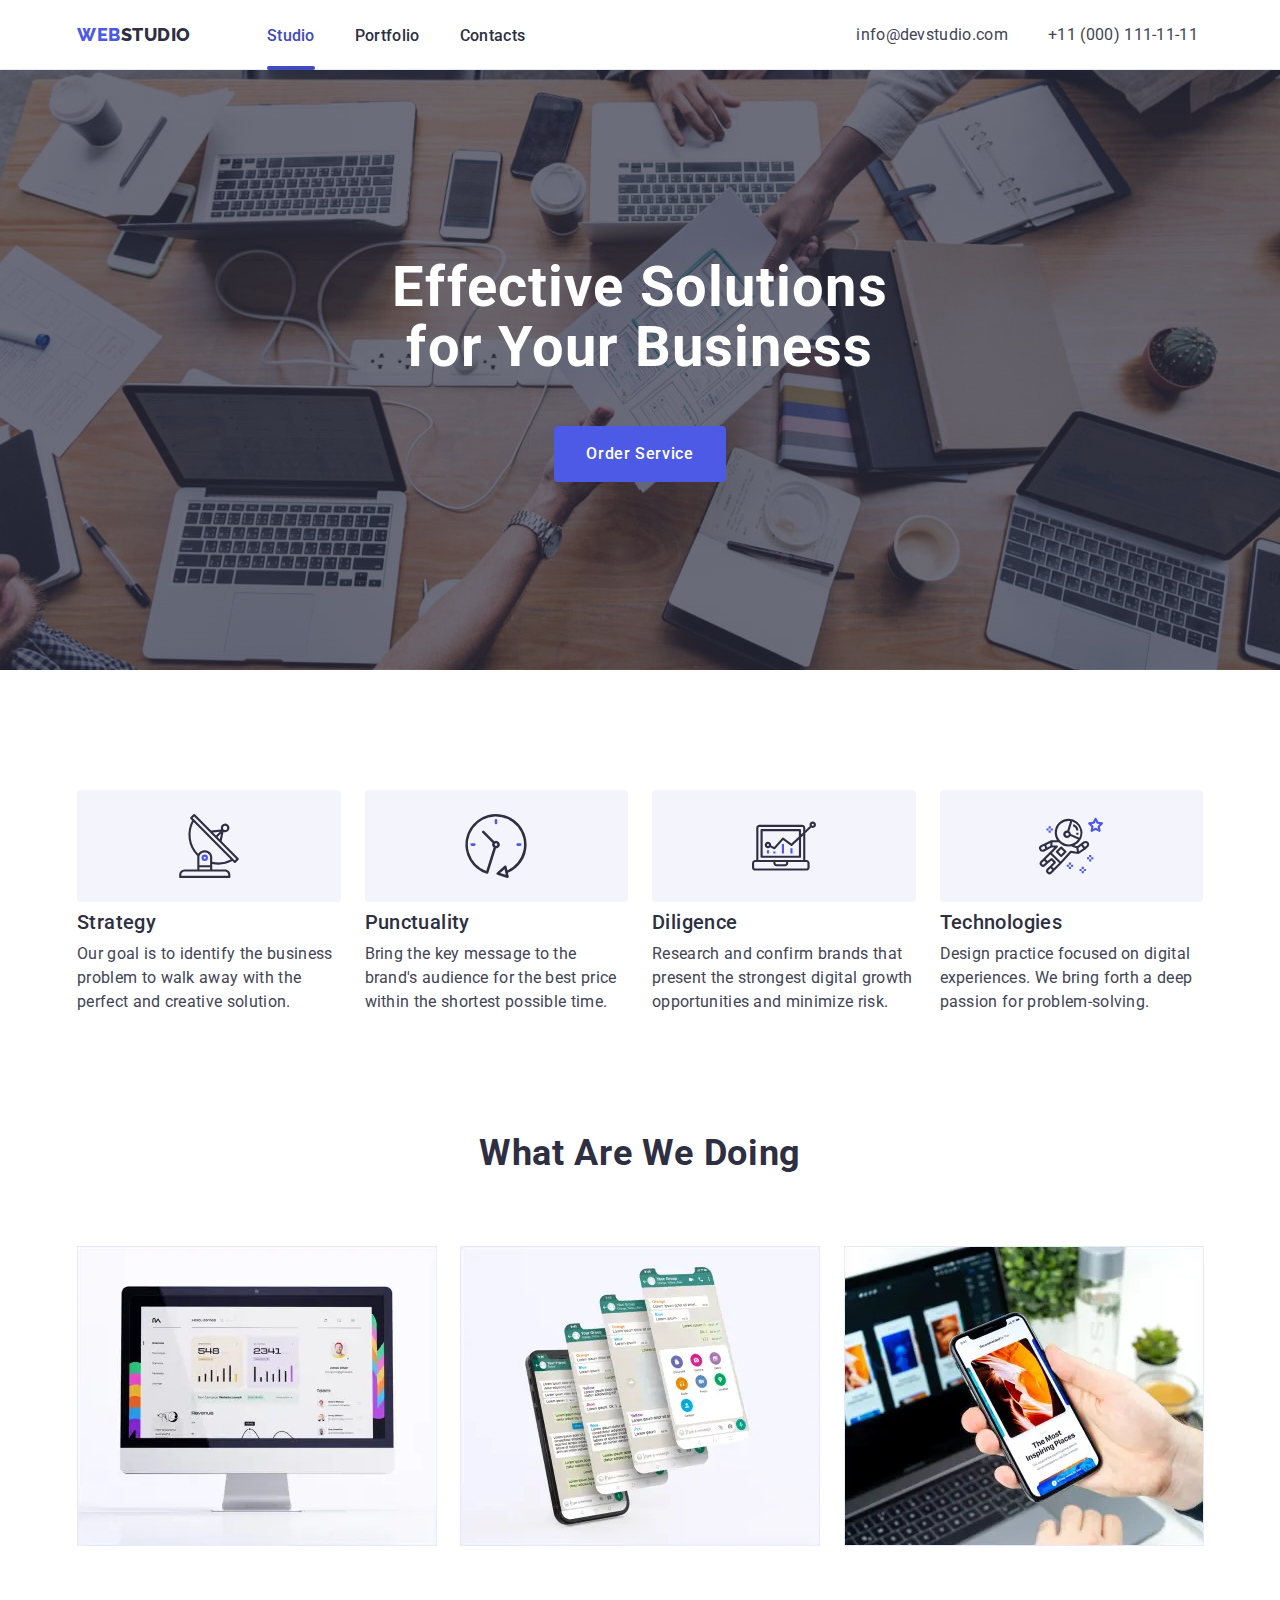
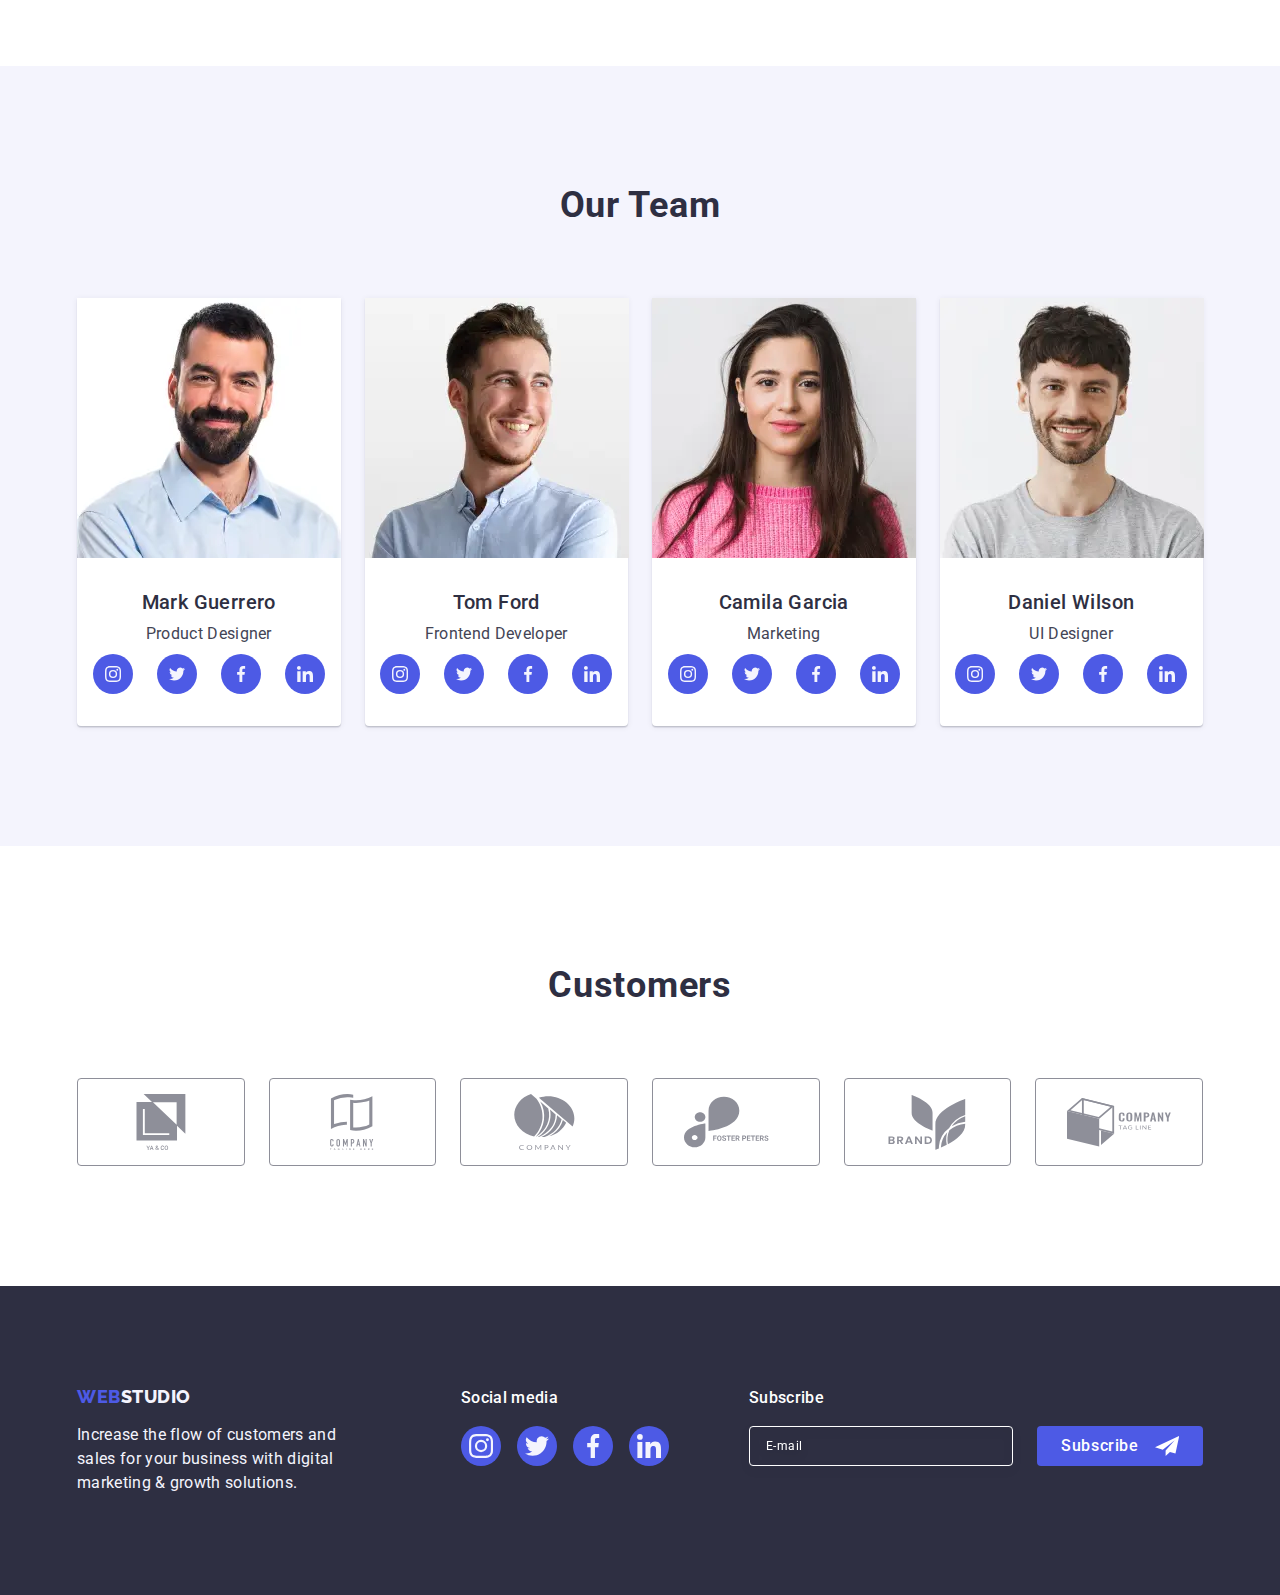
<file: index.html>
<!DOCTYPE html>
<html lang="en">
<head>
    <meta charset="UTF-8">
    <meta http-equiv="X-UA-Compatible" content="IE=edge">
    <meta name="viewport" content="width=device-width, initial-scale=1.0">
    <title>Doc❤️‍🔥</title>
    <link href="https://cdn.jsdelivr.net/npm/modern-normalize@1.1.0/modern-normalize.min.css" rel="stylesheet">
    <link rel="stylesheet" href="./css/styles.css"/>
    <link rel="preconnect" href="https://fonts.googleapis.com">
    <link rel="preconnect" href="https://fonts.gstatic.com" crossorigin>
    <link href="https://fonts.googleapis.com/css2?family=Raleway:wght@800&family=Roboto:wght@400;500;700;900&display=swap"
        rel="stylesheet">
</head>
<body>
    <!-- Header ...current... -->
   <header class="header">
    <div class="hdr container">
    <nav class="site-nav-box">
        <a href="./index.html" class="logo link">Web<span class="studio">Studio</span></a>
        <ul class="site-nav list">
            <li class="link"><a href="./index.html" class="link menu current">Studio</a></li>
            <li class="link"><a href="./portfolio.html" class="link menu">Portfolio</a></li>
            <li class="link"><a href="" class="link menu">Contacts</a></li>
        </ul>
        </nav>
        <button type="button" class="mobile-menu-open js-open-menu" aria-controls="mobile-menu">
            <svg class="mobile-menu-open-icon" width="32" height="22">
                <use href="./images/icons.svg#icon-menu-burger"></use>
            </svg>
        </button>
        <address class="contacts-box">
            <ul class="list contacts">
                <li class="link"><a href="mailto:info@devstudio.com" class="link contacts">info@devstudio.com</a></li>
                <li class="link"><a href="tel:+110001111111" class="link contacts">+11 (000) 111-11-11</a></li>
            </ul>
    </address>
    </div>
    <div class="mobile-menu js-menu-container is-hidden" id="mobile-menu">
        <button type="button" class="modal-close-btn js-close-menu">
            <svg class="modal-close-btn-icon" width="8" height="8">
                <use href="./images/icons.svg#icon-close"></use>
            </svg>
        </button>
        <ul class="mobile-menu-list list">
            <li class="link"><a href="./index.html" class="mobile-link studio link">Studio</a></li>
            <li class="link"><a href="./portfolio.html" class="mobile-link link">Portfolio</a></li>
            <li class="link"><a href="" class="mobile-link link">Contacts</a></li>
        </ul>
        <ul class="mobile-menu-contacts list">
            <li class="link"><a href="tel:+110001111111" class="link contacts-mob-number">+11 (000) 111-11-11</a></li>
            <li class="link"><a href="mailto:info@devstudio.com" class="link contacts-mob-mail">info@devstudio.com</a></li>
        </ul>
        <ul class="media-mobile list">
            <li class="media-list link">
                <a href="" class="social-icn mda">
                    <svg width="24" height="24" class="media-icon">
                        <use href="./images/icons.svg#icon-instagram"></use>
                    </svg>
                </a>
            </li>
            <li class="media-list link">
                <a href="" class="social-icn mda">
                    <svg width="24" height="24" class="media-icon">
                        <use href="./images/icons.svg#icon-twitter"></use>
                    </svg>
                </a>
            </li>
            <li class="media-list link">
                <a href="" class="social-icn mda">
                    <svg width="24" height="24" class="media-icon">
                        <use href="./images/icons.svg#icon-facebook"></use>
                    </svg>
                </a>
            </li>
            <li class="media-list link">
                <a href="" class="social-icn mda">
                    <svg width="24" height="24" class="media-icon">
                        <use href="./images/icons.svg#icon-linkedin"></use>
                    </svg>
                </a>
            </li>
        </ul>
    </div>
   </header>
   <main>
    <!-- Hero -->
    <section class="section hero">
        <div class="container hero">
            <h1 class="hero-title">Effective Solutions for Your Business</h1>
            <button type="button" class="btn-hero" data-modal-open>Order Service</button>
        </div>
    </section>
    <!-- Section 1 -->
     <section class="section features">
        <div class="container features">
            <h2 hidden class="visually-hiden">features</h2>
            <ul class="main list">
                <li class="main-list item">
                    <div class="icon-ftr">
                        <svg width="64" height="64" class="icon-features">
                            <use href="./images/icons.svg#icon-antenna"></use>
                        </svg>
                   </div>
                    <h3 class="title-three">Strategy</h3>
                    <p class="text">Our goal is to identify the business
                    problem to walk away with the perfect and creative solution.</p>
                </li>
                <li class="main-list item">
                    <div class="icon-ftr">
                        <svg width="64" height="64" class="icon-features">
                            <use href="./images/icons.svg#icon-clock"></use>
                        </svg>
                    </div>
                   <h3 class="title-three">Punctuality</h3>
                    <p class="text">Bring the key message to the brand's audience for the best price within the shortest possible time.</p>
                </li>
                <li class="main-list item">
                    <div class="icon-ftr">
                        <svg width="64" height="64" class="icon-features">
                            <use href="./images/icons.svg#icon-diagram"></use>
                        </svg>
                    </div>
                    <h3 class="title-three">Diligence</h3>
                    <p class="text">Research and confirm brands that present the strongest digital growth opportunities and minimize risk.</p>
                </li>
                <li class="main-list item">
                    <div class="icon-ftr">
                        <svg width="64" height="64" class="icon-features">
                            <use href="./images/icons.svg#icon-astronaut"></use>
                        </svg>
                    </div>
                    <h3 class="title-three">Technologies</h3>
                    <p class="text">Design practice focused on digital experiences. We bring forth a deep passion for problem-solving.</p>
                </li>
            </ul>
        </div> 
    </section>
    <!-- Section 2 -->
    <section class="section doing">
        <div class="container">
            <h2 class="title-second">What are we doing</h2>
            <ul class="img list">
                <li class="img-list link">
                    <picture>
                        <source 
                        srcset="./images/desktop/desk-doing1@1x.webp 1x, ./images/desktop/desk-doing1@2x.webp 2x"
                        media="(min-width: 1200px)"
                        type="image/webp"
                        />
                         <source 
                        srcset="./images/desktop/desk-doing1@1x.jpg 1x, ./images/desktop/desk-doing1@2x.jpg 2x"
                        media="(min-width: 1200px)"
                        />
                        <img src="./images/image1.jpg" alt="image1" width="360">
                    </picture>
                </li>
                <li class="img-list link">
                    <picture>
                        <source 
                        srcset="./images/desktop/desk-doing2@1x.webp 1x, ./images/desktop/desk-doing2@2x.webp 2x"
                        media="(min-width: 1200px)" 
                        type="image/webp"
                        />
                        <source 
                        srcset="./images/desktop/desk-doing2@1x.jpg 1x, ./images/desktop/desk-doing2@2x.jpg 2x"
                        media="(min-width: 1200px)" 
                        />
                        <img src="./images/image2.jpg" alt="image2" width="360">
                    </picture>
                </li>
                <li class="img-list link">
                    <picture>
                        <source 
                        srcset="./images/desktop/desk-doing3@1x.webp 1x, ./images/desktop/desk-doing3@2x.webp 2x"
                        media="(min-width: 1200px)" 
                        type="image/webp" 
                        />
                        <source 
                        srcset="./images/desktop/desk-doing3@1x.jpg 1x, ./images/desktop/desk-doing3@2x.jpg 2x"
                        media="(min-width: 1200px)" 
                        />
                        <img src="./images/image3.jpg" alt="image3" width="360">
                    </picture>
                </li>
            </ul>
        </div>
    </section>
    <!-- Section 3 -->
    <section class="section team">
        <div class="container team">
            <h2 class="title-second">Our Team</h2>
            <ul class="face list">
                <li class="face-list link">
                    <picture> 
                        <source 
                        srcset="./images/desktop/desk-team1@1x.webp 1x, ./images/desktop/desk-team1@2x.webp 2x"
                        media="(min-width: 1200px)" 
                        type="image/webp"
                        />
                        <source srcset="./images/desktop/desk-team1@1x.jpg 1x, ./images/desktop/desk-team1@2x.jpg 2x"
                        media="(min-width: 1200px)"
                        />

                        <source 
                        srcset="./images/tablet/tab-team1@1x.webp 1x, ./images/tablet/tab-team1@2x.webp 2x"
                        media="(min-width: 768px)" 
                        type="image/webp" 
                        />
                        <source 
                        srcset="./images/tablet/tab-team1@1x.jpg 1x, ./images/tablet/tab-team1@1x.jpg 2x"
                        media="(min-width: 768px)" 
                        />

                        <source 
                        srcset="./images/mobile/mob-team1@1x.webp 1x, ./images/mobile/mob-team1@2x.webp 2x" 
                        media="(max-width: 767px)"
                        type="image/webp" 
                        />
                        <source 
                        srcset="./images/mobile/mob-team1@1x.jpg 1x, ./images/mobile/mob-team1@1x.jpg 2x" 
                        media="(max-width: 767px)" />
                        <img src="./images/img-2-1.jpg" alt="Mark" width="264">
                    </picture>
                    <div class="person">
                        <h3 class="title-three centr">Mark Guerrero</h3>
                        <p class="text centr">Product Designer</p>
                            <ul class="social list">
                                <li class="social-list link">
                                    <a href="#" class="social-icn">
                                        <svg width="16" height="16" class="social-icon">
                                            <use href="./images/icons.svg#icon-instagram"></use>
                                        </svg>
                                    </a>
                                </li>
                                <li class="social-list link">
                                    <a href="#" class="social-icn">
                                        <svg width="16" height="16" class="social-icon">
                                            <use href="./images/icons.svg#icon-twitter"></use>
                                        </svg>
                                    </a>
                                </li>
                                <li class="social-list link">
                                    <a href="#" class="social-icn">
                                        <svg width="16" height="16" class="social-icon">
                                            <use href="./images/icons.svg#icon-facebook"></use>
                                        </svg>
                                    </a>
                                </li>
                                <li class="social-list link">
                                    <a href="#" class="social-icn">
                                        <svg width="16" height="16" class="social-icon">
                                            <use href="./images/icons.svg#icon-linkedin"></use>
                                        </svg>
                                    </a>
                                </li>
                            </ul>
                    </div>
                </li>
                <li class="face-list link">
                    <picture>
                        <source 
                        srcset="./images/desktop/desk-team2@1x.webp 1x, ./images/desktop/desk-team2@2x.webp 2x"
                        media="(min-width: 1200px)" 
                        type="image/webp" 
                        />
                        <source 
                        srcset="./images/desktop/desk-team2@1x.jpg 1x, ./images/desktop/desk-team2@2x.jpg 2x"
                        media="(min-width: 1200px)" 
                        />
                        
                        <source 
                        srcset="./images/tablet/tab-team2@1x.webp 1x, ./images/tablet/tab-team2@2x.webp 2x" 
                        media="(min-width: 768px)"
                        type="image/webp" 
                        />
                        <source 
                        srcset="./images/tablet/tab-team2@1x.jpg 1x, ./images/tablet/tab-team2@1x.jpg 2x" 
                        media="(min-width: 768px)" 
                        />
                        
                        <source 
                        srcset="./images/mobile/mob-team2@1x.webp 1x, ./images/mobile/mob-team2@2x.webp 2x" 
                        media="(max-width: 767px)"
                        type="image/webp" 
                        />
                        <source 
                        srcset="./images/mobile/mob-team2@1x.jpg 1x, ./images/mobile/mob-team2@1x.jpg 2x" 
                        media="(max-width: 767px)" 
                        />
                        <img src="./images/img-2-2.jpg" alt="Tom" width="264">
                    </picture>
                    <div class="person">
                        <h3 class="title-three centr">Tom Ford</h3>
                        <p class="text centr">Frontend Developer</p>
                        <ul class="social list">
                            <li class="social-list link">
                                <a href="#" class="social-icn">
                                    <svg width="16" height="16" class="social-icon">
                                        <use href="./images/icons.svg#icon-instagram"></use>
                                    </svg>
                                </a>
                            </li>
                            <li class="social-list link">
                                <a href="#" class="social-icn">
                                    <svg width="16" height="16" class="social-icon">
                                        <use href="./images/icons.svg#icon-twitter"></use>
                                    </svg>
                                </a>
                            </li>
                            <li class="social-list link">
                                <a href="#" class="social-icn">
                                    <svg width="16" height="16" class="social-icon">
                                        <use href="./images/icons.svg#icon-facebook"></use>
                                    </svg>
                                </a>
                            </li>
                            <li class="social-list link">
                                <a href="#" class="social-icn">
                                    <svg width="16" height="16" class="social-icon">
                                        <use href="./images/icons.svg#icon-linkedin"></use>
                                    </svg>
                                </a>
                            </li>
                        </ul>
                    </div>
                </li>
                <li class="face-list link">
                    <picture>
                        <source 
                        srcset="./images/desktop/desk-team3@1x.webp 1x, ./images/desktop/desk-team3@2x.webp 2x"
                        media="(min-width: 1200px)" 
                        type="image/webp" 
                        />
                        <source 
                        srcset="./images/desktop/desk-team3@1x.jpg 1x, ./images/desktop/desk-team3@2x.jpg 2x"
                        media="(min-width: 1200px)" 
                        />
                        
                        <source 
                        srcset="./images/tablet/tab-team3@1x.webp 1x, ./images/tablet/tab-team3@2x.webp 2x" 
                        media="(min-width: 768px)"
                        type="image/webp" 
                        />
                        <source 
                        srcset="./images/tablet/tab-team3@1x.jpg 1x, ./images/tablet/tab-team3@1x.jpg 2x" 
                        media="(min-width: 768px)" 
                        />
                        
                        <source 
                        srcset="./images/mobile/mob-team3@1x.webp 1x, ./images/mobile/mob-team3@2x.webp 2x" 
                        media="(max-width: 767px)"
                        type="image/webp" 
                        />
                        <source 
                        srcset="./images/mobile/mob-team3@1x.jpg 1x, ./images/mobile/mob-team3@1x.jpg 2x" 
                        media="(max-width: 767px)" 
                        />
                        <img src="./images/img-2-3.jpg" alt="Camila" width="264">
                    </picture>
                    <div class="person">
                        <h3 class="title-three centr">Camila Garcia</h3>
                        <p class="text centr">Marketing</p>
                        <ul class="social list">
                            <li class="social-list link">
                                <a href="#" class="social-icn">
                                    <svg width="16" height="16" class="social-icon">
                                        <use href="./images/icons.svg#icon-instagram"></use>
                                    </svg>
                                </a>
                            </li>
                            <li class="social-list link">
                                <a href="#" class="social-icn">
                                    <svg width="16" height="16" class="social-icon">
                                        <use href="./images/icons.svg#icon-twitter"></use>
                                    </svg>
                                </a>
                            </li>
                            <li class="social-list link">
                                <a href="#" class="social-icn">
                                    <svg width="16" height="16" class="social-icon">
                                        <use href="./images/icons.svg#icon-facebook"></use>
                                    </svg>
                                </a>
                            </li>
                            <li class="social-list link">
                                <a href="#" class="social-icn">
                                    <svg width="16" height="16" class="social-icon">
                                        <use href="./images/icons.svg#icon-linkedin"></use>
                                    </svg>
                                </a>
                            </li>
                        </ul>
                    </div>
                </li>
                <li class="face-list link">
                    <picture>
                        <source 
                        srcset="./images/desktop/desk-team4@1x.webp 1x, ./images/desktop/desk-team4@2x.webp 2x"
                        media="(min-width: 1200px)" 
                        type="image/webp" 
                        />
                        <source 
                        srcset="./images/desktop/desk-team4@1x.jpg 1x, ./images/desktop/desk-team4@2x.jpg 2x"
                        media="(min-width: 1200px)" 
                        />
                        
                        <source 
                        srcset="./images/tablet/tab-team4@1x.webp 1x, ./images/tablet/tab-team4@2x.webp 2x" 
                        media="(min-width: 768px)"
                        type="image/webp" 
                        />
                        <source 
                        srcset="./images/tablet/tab-team4@1x.jpg 1x, ./images/tablet/tab-team4@1x.jpg 2x" 
                        media="(min-width: 768px)" 
                        />
                        
                        <source 
                        srcset="./images/mobile/mob-team4@1x.webp 1x, ./images/mobile/mob-team4@2x.webp 2x" 
                        media="(max-width: 767px)"
                        type="image/webp" 
                        />
                        <source 
                        srcset="./images/mobile/mob-team4@1x.jpg 1x, ./images/mobile/mob-team4@1x.jpg 2x" 
                        media="(max-width: 767px)" 
                        />
                        <img src="./images/img-2-4.jpg" alt="Daniel" width="264">
                    </picture>
                    <div class="person">
                        <h3 class="title-three centr">Daniel Wilson</h3>
                        <p class="text centr">UI Designer</p>
                        <ul class="social list">
                            <li class="social-list link">
                                <a href="#" class="social-icn">
                                    <svg width="16" height="16" class="social-icon">
                                        <use href="./images/icons.svg#icon-instagram"></use>
                                    </svg>
                                </a>
                            </li>
                            <li class="social-list link">
                                <a href="#" class="social-icn">
                                    <svg width="16" height="16" class="social-icon">
                                        <use href="./images/icons.svg#icon-twitter"></use>
                                    </svg>
                                </a>
                            </li>
                            <li class="social-list link">
                                <a href="#" class="social-icn">
                                    <svg width="16" height="16" class="social-icon">
                                        <use href="./images/icons.svg#icon-facebook"></use>
                                    </svg>
                                </a>
                            </li>
                            <li class="social-list link">
                                <a href="#" class="social-icn">
                                    <svg width="16" height="16" class="social-icon">
                                        <use href="./images/icons.svg#icon-linkedin"></use>
                                    </svg>
                                </a>
                            </li>
                        </ul>
                    </div>
                </li>
            </ul>
        </div>
    </section>
    <!-- Section 4 -->
    <section class="section customers">
        <div class="container">
            <h2 class="title-second">Customers</h2>
            <ul class="customers list">
                <li class="customers-list link">
                    <a href="" class="send">
                        <svg width="104" height="56" class="icon-customers">
                            <use href="./images/icons.svg#icon-Client-1"></use>
                        </svg>
                    </a>
                </li>
                <li class="customers-list link">
                    <a href=""  class="send">
                        <svg width="104" height="56" class="icon-customers">
                            <use href="./images/icons.svg#icon-Client-2"></use>
                        </svg>
                    </a>
                </li>
                <li class="customers-list link">
                    <a href="" class="send">
                        <svg width="104" height="56" class="icon-customers">
                            <use href="./images/icons.svg#icon-Client-3"></use>
                        </svg>
                    </a>
                </li>
                <li class="customers-list link">
                    <a href="" class="send">
                        <svg width="104" height="56" class="icon-customers">
                            <use href="./images/icons.svg#icon-Client-4"></use>
                        </svg>
                    </a>
                </li>
                <li class="customers-list link">
                    <a href="" class="send">
                        <svg width="104" height="56" class="icon-customers">
                            <use href="./images/icons.svg#icon-Client-5"></use>
                        </svg>
                    </a>
                </li>
                <li class="customers-list link">
                    <a href="" class="send">
                        <svg width="104" height="56" class="icon-customers">
                            <use href="./images/icons.svg#icon-Client-6"></use>
                        </svg>
                    </a>
                </li>
            </ul>
        </div>
    </section>
   </main>
   <!-- Footer -->
   <footer class="footer">
    <div class="container ftr">
        <div class="ftr-first">
            <a href="./index.html" class="logo-ftr link">Web<span class="studio-ftr">Studio</span></a>
            <p class="footer-text">Increase the flow of customers and sales for your business with digital marketing & growth solutions.</p>
        </div>
        <div class="ftr-second">
            <p class="media-title">Social media</p>
                    <ul class="media list">
                        <li class="media-list link">
                            <a href="" class="social-icn mda">
                                <svg width="24" height="24" class="media-icon">
                                    <use href="./images/icons.svg#icon-instagram"></use>
                                </svg>
                            </a>
                        </li>
                        <li class="media-list link">
                            <a href="" class="social-icn mda">
                                <svg width="24" height="24" class="media-icon">
                                    <use href="./images/icons.svg#icon-twitter"></use>
                                </svg>
                            </a>
                        </li>
                        <li class="media-list link">
                            <a href="" class="social-icn mda">
                                <svg width="24" height="24" class="media-icon">
                                    <use href="./images/icons.svg#icon-facebook"></use>
                                </svg>
                            </a>
                        </li>
                        <li class="media-list link">
                            <a href="" class="social-icn mda">
                                <svg width="24" height="24" class="media-icon">
                                    <use href="./images/icons.svg#icon-linkedin"></use>
                                </svg>
                            </a>
                        </li>
                    </ul>
        </div>
        <div class="ftr-third">
            <p class="media-title">Subscribe</p>
            <form class="ftr-submit-box">
            <label class="ftr-field">
                <input 
                name="user-email"
                type="email"
                class="ftr-input"
                placeholder="E-mail"
                required>
            </label>
                <button type="submit" class="ftr-submit">Subscribe<svg width="24" height="24" class="icon-ftr-submit">
                    <use href="./images/icons.svg#icon-ftr-submit"></use>
                </svg></button>
            </form>
        </div>
    </div>            
</footer>
<!-- modal window -->
<div class="backdrop is-hidden" data-modal>
    <div class="modal">
        <button type="button" class="modal-close-btn" data-modal-close>
            <svg class="modal-close-btn-icon" width="8" height="8">
                <use href="./images/icons.svg#icon-close"></use>
            </svg>
        </button>
        <p class="modal-form-text">Leave your contacts and we will call you back</p>
        <form class="modal-form">
            <div class="form-box">
                <label for="user-name" class="modal-form-field">
                    Name
                </label>
                <div class="modal-input-box">
                    <input type="text"
                    class="modal-form-input"
                    id="user-name"
                    name="user-name"
                    required>
                    <svg width="18" height="24" class="icon-modal">
                        <use href="./images/icons.svg#icon-name-modal"></use>
                    </svg>
                </div>
            </div>
            <div class="form-box">
                <label for="user-phone" class="modal-form-field">
                    Phone
                </label>
                <div class="modal-input-box">
                    <input type="tel"
                    class="modal-form-input"
                    id="user-phone"
                    name="user-phone"
                    required>
                    <svg width="18" height="24" class="icon-modal">
                        <use href="./images/icons.svg#icon-phone-modal"></use>
                    </svg>
                </div>
            </div>
            <div class="form-box">
                <label for="user-email" class="modal-form-field">
                    Email
                </label>
                <div class="modal-input-box">
                    <input type="email"
                    class="modal-form-input"
                    id="user-email"
                    name="user-email"
                    required>
                    <svg width="18" height="24" class="icon-modal">
                        <use href="./images/icons.svg#icon-mail-modal"></use>
                    </svg>
                </div>
            </div>
            <div class="form-box comment">
                <label for="user-comment" class="modal-form-field">
                    Comment
                </label>
                    <textarea
                    id="user-comment"
                    name="user-comment"
                    class="modal-form-textarea"
                    placeholder="Text input"
                    ></textarea>
            </div>
            <div class="checkbox-box">
                <input 
                value="true"
                id="user-privacy"
                name="user-privacy"
                type="checkbox"
                class="modal-checkbox visually-hidden">
                <label for="user-privacy" class="modal-checkbox-text">
                <span class="modal-icon-checkbox">
                    <svg width="10" height="8" class="icon-checkbox">
                        <use href="./images/icons.svg#icon-checkbox"></use>
                    </svg>
                </span> I accept the terms and conditions of the <a href="" class="privacy-checkbox">Privacy Policy</a>
               </label>
            </div>
            <button type="submit" class="modal-form-submit">Send</button>
        </form>
    </div>
</div>
<script src="./js/modal.js"></script>
<script src="./js/mobile-menu.js"></script>
</body>
</html>
</file>
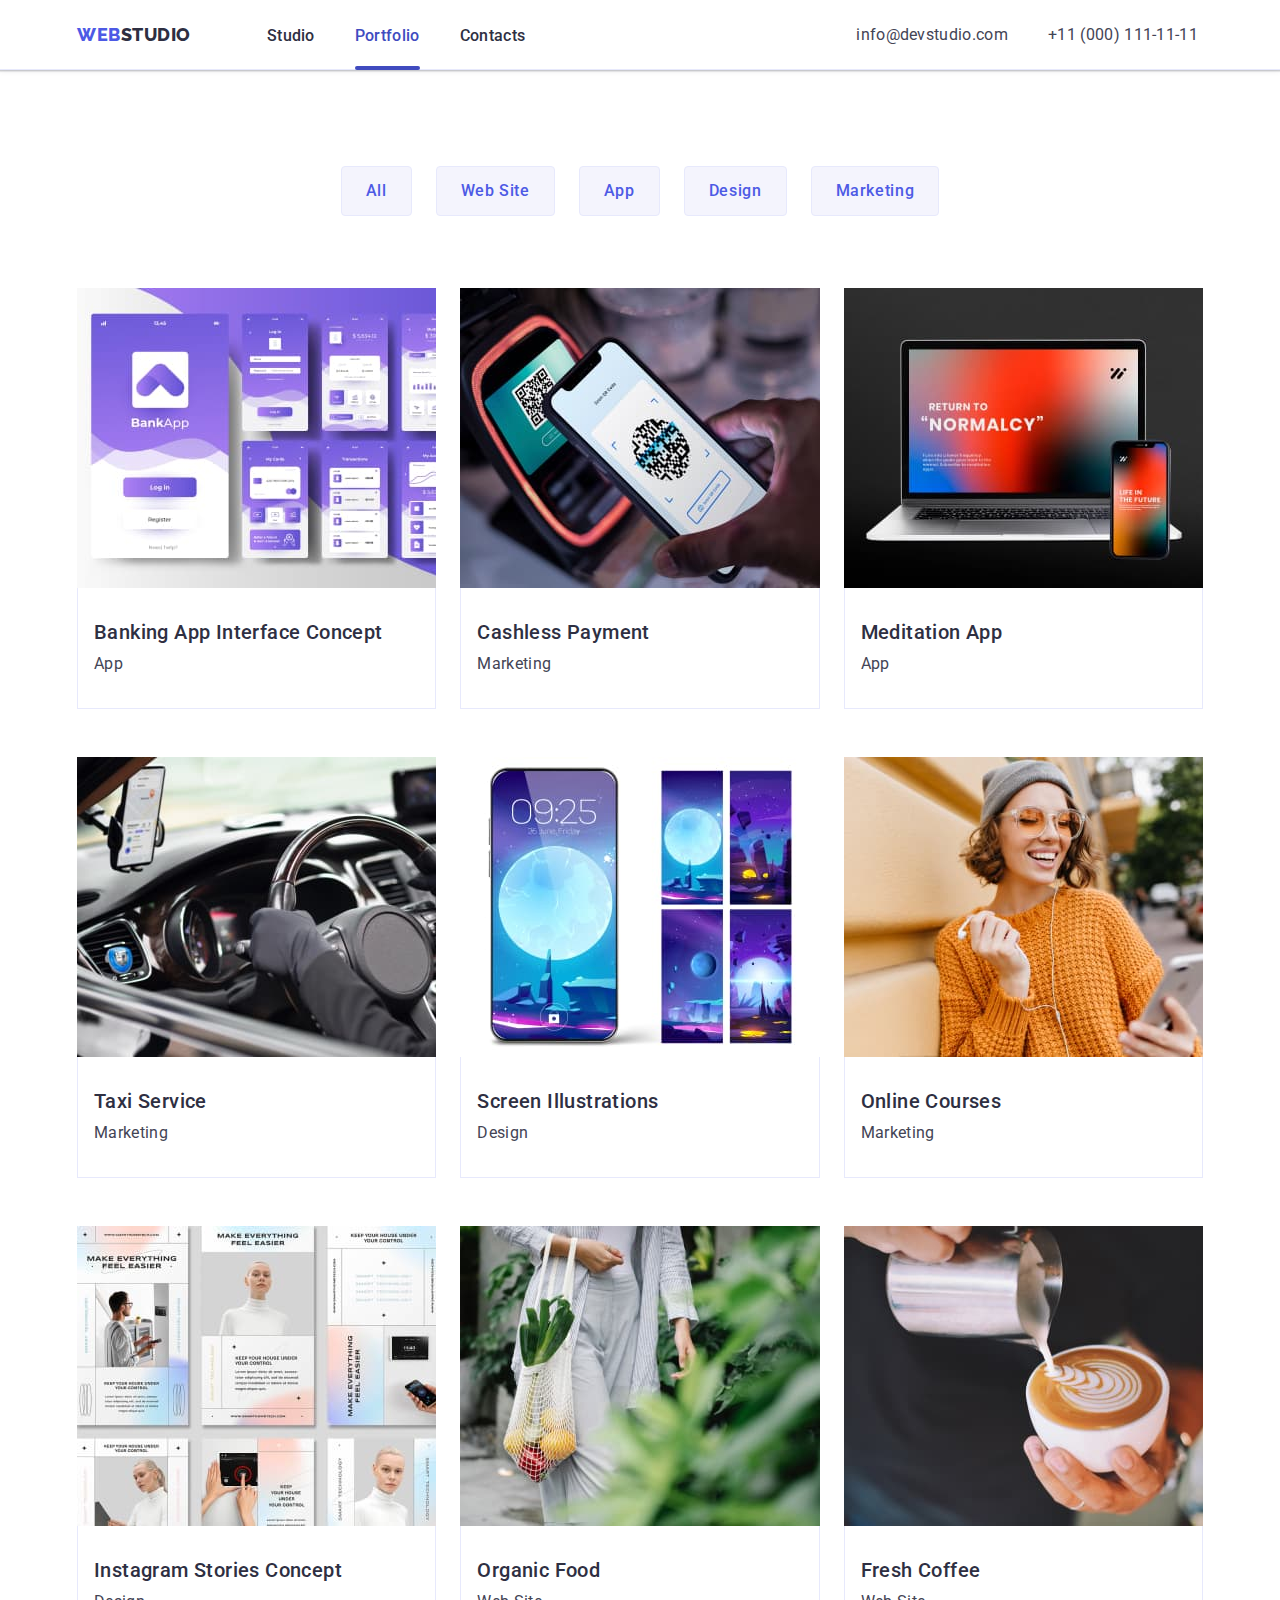
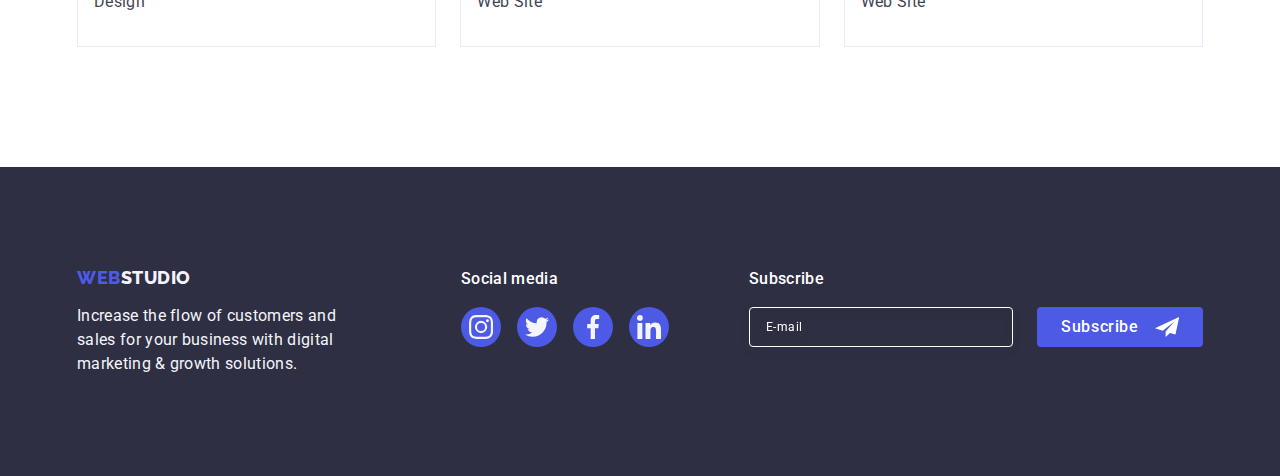
<file: portfolio.html>
<!DOCTYPE html>
<html lang="en">

<head>
    <meta charset="UTF-8">
    <meta http-equiv="X-UA-Compatible" content="IE=edge">
    <meta name="viewport" content="width=device-width, initial-scale=1.0">
    <title>Doc❤️‍🔥</title>
    <link href="https://cdn.jsdelivr.net/npm/modern-normalize@1.1.0/modern-normalize.min.css" rel="stylesheet">
    <link rel="stylesheet" href="./css/styles.css" />
    <link rel="preconnect" href="https://fonts.googleapis.com">
    <link rel="preconnect" href="https://fonts.gstatic.com" crossorigin>
    <link
        href="https://fonts.googleapis.com/css2?family=Raleway:wght@800&family=Roboto:wght@400;500;700;900&display=swap"
        rel="stylesheet">
</head>

<body>
    <!-- Header -->
    <header class="header">
        <div class="hdr container">
            <nav class="site-nav-box">
                <a href="./index.html" class="logo link">Web<span class="studio">Studio</span></a>
                <ul class="site-nav list">
                    <li class="link"><a href="./index.html" class="link menu">Studio</a></li>
                    <li class="link"><a href="./portfolio.html" class="link menu current">Portfolio</a></li>
                    <li class="link"><a href="" class="link menu">Contacts</a></li>
                </ul>
            </nav>
            <button type="button" class="mobile-menu-open js-open-menu" aria-controls="mobile-menu">
                <svg class="mobile-menu-open-icon" width="32" height="22">
                    <use href="./images/icons.svg#icon-menu-burger"></use>
                </svg>
            </button>
            <address class="contacts-box">
                <ul class="list contacts">
                    <li class="link"><a href="mailto:info@devstudio.com" class="link contacts">info@devstudio.com</a></li>
                    <li class="link"><a href="tel:+110001111111" class="link contacts">+11 (000) 111-11-11</a></li>
                </ul>
            </address>
            </div>
            <div class="mobile-menu js-menu-container is-hidden" id="mobile-menu">
                <button type="button" class="modal-close-btn js-close-menu">
                    <svg class="modal-close-btn-icon" width="8" height="8">
                        <use href="./images/icons.svg#icon-close"></use>
                    </svg>
                </button>
                <ul class="mobile-menu-list list">
                    <li class="link"><a href="./index.html" class="mobile-link studio link">Studio</a></li>
                    <li class="link"><a href="./portfolio.html" class="mobile-link link">Portfolio</a></li>
                    <li class="link"><a href="" class="mobile-link link">Contacts</a></li>
                </ul>
                <ul class="mobile-menu-contacts list">
                    <li class="link"><a href="tel:+110001111111" class="link contacts-mob-number">+11 (000) 111-11-11</a></li>
                    <li class="link"><a href="mailto:info@devstudio.com" class="link contacts-mob-mail">info@devstudio.com</a></li>
                </ul>
                <ul class="media-mobile list">
                    <li class="media-list link">
                        <a href="" class="social-icn mda">
                            <svg width="24" height="24" class="media-icon">
                                <use href="./images/icons.svg#icon-instagram"></use>
                            </svg>
                        </a>
                    </li>
                    <li class="media-list link">
                        <a href="" class="social-icn mda">
                            <svg width="24" height="24" class="media-icon">
                                <use href="./images/icons.svg#icon-twitter"></use>
                            </svg>
                        </a>
                    </li>
                    <li class="media-list link">
                        <a href="" class="social-icn mda">
                            <svg width="24" height="24" class="media-icon">
                                <use href="./images/icons.svg#icon-facebook"></use>
                            </svg>
                        </a>
                    </li>
                    <li class="media-list link">
                        <a href="" class="social-icn mda">
                            <svg width="24" height="24" class="media-icon">
                                <use href="./images/icons.svg#icon-linkedin"></use>
                            </svg>
                        </a>
                    </li>
                </ul>
            </div>
    </header>
    <main>
        <!-- section 1 -->
        <section class="section-portfolio">
            <div class="container">
                <h1 hidden class="visually-hiden">button</h1>
                <ul class="list btn">
                    <li class="link"> <button type="button" class="button">All</button> </li>
                    <li class="link"> <button type="button" class="button">Web Site</button> </li>
                    <li class="link"> <button type="button" class="button">App</button> </li>
                    <li class="link"> <button type="button" class="button">Design</button> </li>
                    <li class="link"> <button type="button" class="button">Marketing</button> </li>
                </ul>
                <ul class="list project">
                    <li class="link project">
                        <a href="" class="sending">
                            <div class="sending-overlay">
                                <img src="./images/img.jpg" alt="Banking App" width="360">
                                <p class="overlay">14 Stylish and User-Friendly App Design Concepts · Task Manager App ·
                                    Calorie Tracker App · Exotic Fruit Ecommerce App · Cloud Storage App</p>
                            </div>
                            <div class="project-name">
                                <h2 class="title-three">Banking App Interface Concept</h2>
                                <p class="text">App</p>
                            </div>
                        </a>
                    </li>
                    <li class="link project">
                        <a href="" class="sending">
                            <div class="sending-overlay">
                                <img src="./images/img-2.jpg" alt="Cashless Payment" width="360">
                                <p class="overlay">14 Stylish and User-Friendly App Design Concepts · Task Manager App ·
                                    Calorie Tracker App · Exotic Fruit Ecommerce App · Cloud Storage App</p>
                            </div>
                            <div class="project-name">
                                <h2 class="title-three">Cashless Payment</h2>
                                <p class="text">Marketing</p>
                            </div>
                        </a>
                    </li>
                    <li class="link project">
                        <a href="" class="sending">
                            <div class="sending-overlay">
                                <img src="./images/img-3.jpg" alt="Meditation App" width="360">
                                <p class="overlay">14 Stylish and User-Friendly App Design Concepts · Task Manager App ·
                                    Calorie Tracker App · Exotic Fruit Ecommerce App · Cloud Storage App</p>
                            </div>
                            <div class="project-name">
                                <h2 class="title-three">Meditation App</h2>
                                <p class="text">App</p>
                            </div>
                        </a>
                    </li>
                    <li class="link project">
                        <a href="" class="sending">
                            <div class="sending-overlay">
                                <img src="./images/img-4.jpg" alt="Taxi Service" width="360">
                                <p class="overlay">14 Stylish and User-Friendly App Design Concepts · Task Manager App ·
                                    Calorie Tracker App · Exotic Fruit Ecommerce App · Cloud Storage App</p>
                            </div>
                            <div class="project-name">
                                <h2 class="title-three">Taxi Service</h2>
                                <p class="text">Marketing</p>
                            </div>
                        </a>
                    </li>
                    <li class="link project">
                        <a href="" class="sending">
                            <div class="sending-overlay">
                                <img src="./images/img-5.jpg" alt="Screen Illustrations" width="360">
                                <p class="overlay">14 Stylish and User-Friendly App Design Concepts · Task Manager App ·
                                    Calorie Tracker App · Exotic Fruit Ecommerce App · Cloud Storage App</p>
                            </div>
                            <div class="project-name">
                                <h2 class="title-three">Screen Illustrations</h2>
                                <p class="text">Design</p>
                            </div>
                        </a>
                    </li>
                    <li class="link project">
                        <a href="" class="sending">
                            <div class="sending-overlay">
                                <img src="./images/img-6.jpg" alt="Online Courses" width="360">
                                <p class="overlay">14 Stylish and User-Friendly App Design Concepts · Task Manager App ·
                                    Calorie Tracker App · Exotic Fruit Ecommerce App · Cloud Storage App</p>
                            </div>
                            <div class="project-name">
                                <h2 class="title-three">Online Courses</h2>
                                <p class="text">Marketing</p>
                            </div>
                        </a>
                    </li>
                    <li class="link project">
                        <a href="" class="sending">
                            <div class="sending-overlay">
                                <img src="./images/img-7.jpg" alt="Instagram Stories Concept" width="360">
                                <p class="overlay">14 Stylish and User-Friendly App Design Concepts · Task Manager App ·
                                    Calorie Tracker App · Exotic Fruit Ecommerce App · Cloud Storage App</p>
                            </div>
                            <div class="project-name">
                                <h2 class="title-three">Instagram Stories Concept</h2>
                                <p class="text">Design</p>
                            </div>
                        </a>
                    </li>
                    <li class="link project">
                        <a href="" class="sending">
                            <div class="sending-overlay">
                                <img src="./images/img-8.jpg" alt="Organic Food" width="360">
                                <p class="overlay">14 Stylish and User-Friendly App Design Concepts · Task Manager App ·
                                    Calorie Tracker App · Exotic Fruit Ecommerce App · Cloud Storage App</p>
                            </div>
                            <div class="project-name">
                                <h2 class="title-three">Organic Food</h2>
                                <p class="text">Web Site</p>
                            </div>
                        </a>
                    </li>
                    <li class="link project">
                        <a href="" class="sending">
                            <div class="sending-overlay">
                                <img src="./images/img-9.jpg" alt="Fresh Coffee" width="360">
                                <p class="overlay">14 Stylish and User-Friendly App Design Concepts · Task Manager App ·
                                    Calorie Tracker App · Exotic Fruit Ecommerce App · Cloud Storage App</p>
                            </div>
                            <div class="project-name">
                                <h2 class="title-three">Fresh Coffee</h2>
                                <p class="text">Web Site</p>
                            </div>
                        </a>
                    </li>
                </ul>
            </div>
        </section>
    </main>
    <!-- Footer -->
    <footer class="footer">
        <div class="container ftr">
            <div class="ftr-first">
                <a href="./index.html" class="logo-ftr link">Web<span class="studio-ftr">Studio</span></a>
                <p class="footer-text">Increase the flow of customers and sales for your business with digital marketing
                    &
                    growth solutions.</p>
            </div>
            <div class="ftr-second">
                <p class="media-title">Social media</p>
                <ul class="media list">
                    <li class="media-list link">
                        <a href="" class="social-icn mda">
                            <svg width="24" height="24" class="media-icon">
                                <use href="./images/icons.svg#icon-instagram"></use>
                            </svg>
                        </a>
                    </li>
                    <li class="media-list link">
                        <a href="" class="social-icn mda">
                            <svg width="24" height="24" class="media-icon">
                                <use href="./images/icons.svg#icon-twitter"></use>
                            </svg>
                        </a>
                    </li>
                    <li class="media-list link">
                        <a href="" class="social-icn mda">
                            <svg width="24" height="24" class="media-icon">
                                <use href="./images/icons.svg#icon-facebook"></use>
                            </svg>
                        </a>
                    </li>
                    <li class="media-list link">
                        <a href="" class="social-icn mda">
                            <svg width="24" height="24" class="media-icon">
                                <use href="./images/icons.svg#icon-linkedin"></use>
                            </svg>
                        </a>
                    </li>
                </ul>
            </div>
            <div class="ftr-third">
                <p class="media-title">Subscribe</p>
                <form class="ftr-submit-box">
                    <label class="ftr-field">
                        <input  name="user-email" type="email" class="ftr-input" placeholder="E-mail" required>
                    </label>
                    <button type="submit" class="ftr-submit">Subscribe<svg width="24" height="24" class="icon-ftr-submit">
                            <use href="./images/icons.svg#icon-ftr-submit"></use>
                        </svg></button>
                </form>
            </div>
        </div>
    </footer>
    <script src="./js/mobile-menu.js"></script>
</body>

</html>
</file>
<file: css/styles.css>
:root {
    --accent-color: #4D5AE5;
    --title-text-color: #2E2F42;
    --text-color: #434455;
    --primary-cloud-color: #F4F4FD;
    --secondary-ocean-color: #404BBF;
    --first-main-color: #FFFFFF;
    --second-main-color: #E7E9FC;
    --grey-hero-color: #2E2F42;
    --subtle-text: #8E8F99;
    --success: #31d0aa;
    --modal-background : #FCFCFC;
    }
body {
    background-color: var(--first-main-color);
    color: var(--text-color);
    font-family: 'Roboto', sans-serif;
}
/* fmvog */
*,
*::before,
*::after {
    box-sizing: border-box;
}
h1,h2,h3,ul,p {
    margin: 0;
    padding: 0;
}
img {
    display: block;
}
.list {
    list-style: none;
    padding: 0;
    margin: 0;
}
.visually-hidden {
    position: absolute;
    width: 1px;
    height: 1px;
    margin: -1px;
    padding: 0;
    overflow: hidden;
    border: 0;
    clip: rect(0 0 0 0);
}
.container {
    min-width: 320px;
    max-width: 428px;
    margin-left: auto;
    margin-right: auto;
    padding: 0 16px;
    width: 100%;
}
@media only screen and (min-width: 768px) {
    .container {
        max-width: 736px;
    }
}
@media only screen and (min-width: 1200px) {
    .container {
        max-width: 1158px;
    }
}
/* header */
.hdr {
    display: flex;
    align-items: center;
}
.logo {
    margin-right: 76px;
    color: var(--accent-color);
    font-family: "Raleway", sans-serif;
    font-weight: 800;
    font-size: 18px;
    line-height: 1.17;
    letter-spacing: 0.03em;
    text-transform: uppercase;
}
.link {
    text-decoration: none;
}
.header {
    border-bottom: 1px solid var(--second-main-color);
    box-shadow: 0px 2px 1px rgba(46, 47, 66, 0.08),
        0px 1px 1px rgba(46, 47, 66, 0.16),
        0px 1px 6px rgba(46, 47, 66, 0.08);
}
.studio {
    color: var(--title-text-color);
}
.link.menu {
    padding: 24px 0;
    color: var(--title-text-color);
    transition: color 250ms cubic-bezier(0.4, 0, 0.2, 1);
}
.link.menu:hover ,
.link.menu:focus {
    color: var(--secondary-ocean-color);
}
.site-nav-box {
    display: flex;
    flex-direction: row;
    padding: 24px 0 21px;
}
.site-nav {
    display: flex;
    flex-direction: row;
    justify-content: center;
    gap: 40px;
    margin-right: 331px;
}
@media only screen and (max-width: 767px) {
    .site-nav.list {
        display: none;
    }
}
.site-nav .link {
    color: var(--title-text-color);
    font-weight: 500;
    font-size: 16px;
    line-height: 1.5;
    letter-spacing: 0.02em;
    text-decoration: none;
    transition: color 250ms cubic-bezier(0.4, 0, 0.2, 1);
}
.site-nav .link:hover ,
.site-nav .link:focus {
    color: var(--secondary-ocean-color);
}
.site-nav .link.current {
    position: relative;
    color: var(--secondary-ocean-color);
}
.site-nav .link.current::after {
    content: "";
    position: absolute;
    width: 100%;
    height: 4px;
    left: 0;
    bottom: -1px;
    display: block;
    background-color: var(--secondary-ocean-color);
    border-radius: 2px;
    transition: color 250ms cubic-bezier(0.4, 0, 0.2, 1);
    margin-top: 20px;
}
.contacts-box {
    display: flex;
    justify-content: center;
    align-items: center;
    font-style: normal;
}
.contacts {
    display: flex;
    flex-direction: row;
    gap: 40px;
    
    color: var(--text-color);
    font-size: 16px;
    line-height: 1.5;
    letter-spacing: 0.02em;
    transition: color 250ms cubic-bezier(0.4, 0, 0.2, 1);
}
.contacts:hover ,
.contacts:focus {
    color: var(--secondary-ocean-color);
}
@media only screen and (max-width: 767px) {
    .contacts-box {
        display: none;
        margin: 0;
    }
    .contacts.list {
        display: none;
    }
}
@media only screen and (max-width: 767px) {
    .header {
        min-width: 320px;
    }
    .hdr {
        justify-content: space-between;
    }
    .logo {
        margin-right: 0;
    }
}
@media screen and (min-width: 768px) and (max-width: 1199px) {
    .logo {
        margin-right: 120px;
    }
    .site-nav.list {
        margin-right: 121px;
    }
    .contacts {
        font-size: 12px;
        display: flex;
        flex-direction: column;
        gap: 12px;
    }
}
/* mobile menu */
.mobile-menu-open {
    background-color: transparent;
    border: none;
    padding: 0;
    height: 22px;
}

.mobile-menu-open-icon {
    stroke: var(--title-text-color);
}

@media screen and (min-width: 768px) {
    .mobile-menu-open {
        display: none;
    }

    .mobile-menu-open-icon {
        display: none;
    }
}
.mobile-menu {
    position: fixed;
    width: 100%;
    height: 100%;
    padding-top: 80px;
    padding-bottom: 40px;
    padding-left: 40px;
    z-index: 999;
    top: 0;
    left: 0;
    background-color: var(--first-main-color);

    opacity: 0;
    visibility: hidden;
    pointer-events: none;
    transition: opacity 250ms cubic-bezier(0.4, 0, 0.2, 1), visibility 250ms cubic-bezier(0.4, 0, 0.2, 1);
}
.mobile-menu.is-open {
    opacity: 1;
    visibility: visible;
    pointer-events: auto;
}
.mobile-menu-list {
    display: flex;
    flex-direction: column;
    gap: 40px;
    margin-bottom: 200px;
}
.mobile-link {
    font-weight: 700;
    font-size: 36px;
    line-height: 1.1;
    letter-spacing: 0.02em;
    text-transform: capitalize;
    color: var(--grey-hero-color);
}
.mobile-link.studio {
    color: var(--secondary-ocean-color);
}
.mobile-menu-contacts {
    display: flex;
    flex-direction: column;
    gap: 40px;
    margin-bottom: 48px;
}
.contacts-mob-number {
    font-weight: 700;
    font-size: 36px;
    line-height: 1.1;
    letter-spacing: 0.02em;
    text-transform: capitalize;
    color: var(--accent-color);
}
.contacts-mob-mail {
    font-weight: 500;
    font-size: 20px;
    line-height: 1.2;
    letter-spacing: 0.02em;
    color: var(--text-color);
}
.media-mobile {
    display: flex;
    flex-direction: row;
    gap: 56px;
}
@media screen and (max-width: 410px) {
    .contacts-mob-number {
    font-size: 26px;
    }
    .media-mobile {
        gap: 34px;
    }
}
/* hero */
.container.hero {
    padding: 0;
}
.section.hero {
    padding: 188px 0;
    margin: 0 auto;
    background-size: cover;
    background-repeat: no-repeat;
    background-position: center;
    background-color: var(--grey-hero-color);
}
@media only screen and (max-width: 428px) {
    .section.hero {
    background-image: linear-gradient(rgba(46, 47, 66, 0.7), rgba(46, 47, 66, 0.7)),
    url('../images/mobile/mob-hero@1x.jpg');
    }
    @media (min-device-pixel-ratio: 2),
    (min-resolution: 192dpi),
    (min-resolution: 2dppx) {
    .section.hero {
    background-image: linear-gradient(rgba(46, 47, 66, 0.7), rgba(46, 47, 66, 0.7)), 
    url(../images/mobile/mob-hero@2x.jpg);
}}}
@media only screen and (min-width: 429px) and (max-width: 768px) {
    .section.hero {
    background-image: linear-gradient(rgba(46, 47, 66, 0.7), rgba(46, 47, 66, 0.7)),
    url(../images/tablet/tab-hero@1x.jpg);
    }
    @media (min-device-pixel-ratio: 2),
    (min-resolution: 192dpi),
    (min-resolution: 2dppx) {
    .section.hero {
    background-image: linear-gradient(rgba(46, 47, 66, 0.7), rgba(46, 47, 66, 0.7)),
    url(../images/tablet/tab-hero@2x.jpg);
}}}
@media only screen and (min-width: 769px) {
    .section.hero {
    background-image: linear-gradient(rgba(46, 47, 66, 0.7), rgba(46, 47, 66, 0.7)),
    url(../images/desktop/desk-hero@1x.jpg);
    }
    @media (min-device-pixel-ratio: 2),
    (min-resolution: 192dpi),
    (min-resolution: 2dppx) {
    .section.hero {
    background-image: linear-gradient(rgba(46, 47, 66, 0.7), rgba(46, 47, 66, 0.7)),
    url(../images/desktop/desk-hero@2x.jpg);
}}}
.hero-title {
    max-width: 496px;
    margin:0 auto 48px;
    
    color: var(--first-main-color);
    font-weight: 700;
    font-size: 56px;
    line-height: 1.07;
    letter-spacing: 0.02em;
    text-align: center;
}
.btn-hero {
    display: block;
    min-width: 169px;
    height: 56px;
    padding: 16px 32px;
    margin: 0 auto;
    border: none;
    border-radius: 4px;
    background-color: var(--accent-color);
    color: var(--first-main-color);
    font-family: "Roboto", sans-serif;
    font-weight: 500;
    font-size: 16px;
    line-height: 1.5;
    letter-spacing: 0.04em;
    cursor: pointer;
    transition: background-color 250ms cubic-bezier(0.4, 0, 0.2, 1);
}
.btn-hero:hover ,
.btn-hero:focus {
    background-color: var(--secondary-ocean-color);
    border: 1px solid transparent;
    box-shadow: 0px 4px 4px rgba(0, 0, 0, 0.15);
}
@media only screen and (max-width: 1199px) {
    .section.hero {
    padding: 112px 136px;
    }
    .hero-title {
    margin: 0 auto 36px;
    }
}
@media only screen and (max-width: 767px) {
    .section.hero {
        padding: 112px 54px;
    }
    .hero-title {
        font-size: 36px;
        margin: 0 auto 72px;
    }
}
@media only screen and (max-width: 427px) {
    .section.hero {
    padding: 112px 0;
    }
    .hero-title {
    font-size: 26px;
    margin: 0 auto 72px;
    }
}
/* features*/
.section.features {
    margin: 0 auto;
    padding: 120px 0;
}
.main.list {
    display: flex;
    flex-wrap: wrap;
    gap: 24px;
}
.main-list {
    width: calc((100% - 72px) / 4);
}
.icon-ftr {
    display: flex;
    justify-content: center;
    align-items: center;
    max-width: 264px;
    height: 112px;
    border-radius: 4px;
    margin-bottom: 8px;
    background-color: var(--primary-cloud-color);
}
@media only screen and (min-width: 768px) and (max-width: 1199px) {
    .section.features {
        padding: 96px 0;
    }
    .container.features {
        padding: 0;
    }
    .main-list {
        width: 356px;
    }
    .main.list {
        row-gap: 72px;
    }
    .main-list .title-three {
        margin: 0 0 8px;
        font-weight: 700;
        font-size: 36px;
        line-height: 1.1;
    }
}
@media only screen and (max-width: 1199px) {
    .icon-ftr {
        display: none;
    }
}
@media only screen and (max-width: 767px) {
    .section.features {
        padding: 96px 0;
    }
    .main.list {
        flex-direction: column;
        flex-wrap: wrap;
    }
    .main-list:not(:last-child) {
        margin-bottom: 72px;
    }
    .main-list {
        width: 396px;
    }
    .main-list .title-three {
        margin: 0 0 8px;
        font-weight: 700;
        font-size: 36px;
        line-height: 1.11;
        text-align: center;
    }
    .main-list .text {
        font-weight: 500;
    }
}
@media only screen and (max-width: 427px) {
    .container.features {
        padding: 0 10px;
        display: flex;
        justify-content: center;
    }
    .main-list {
        max-width: 300px;
    }
    .main-list .text {
        font-weight: 500;
    }
}
/* doing */
.section.doing {
    padding-bottom: 120px;
}
.img.list {
    display: flex;
    gap: 24px;
}
.img-list {
    width: calc((100% - 48px) / 3);
}
@media only screen and (max-width: 1199px) {
    .section.doing {
        display: none;
    }
}
/* team */
.section.team {
    padding: 120px 0;
    background-color: var(--primary-cloud-color);
}
.face.list {
    display: flex;
    gap: 24px;
}
.face-list {
    width: calc((100% - 72px) / 4);
    border-radius: 0px 0px 4px 4px;

    background-color: var(--first-main-color);
    box-shadow: 0px 1px 6px rgba(46, 47, 66, 0.08), 0px 1px 1px rgba(46, 47, 66, 0.16), 0px 2px 1px rgba(46, 47, 66, 0.08);
}
.person {
    padding: 32px 0;
}
@media only screen and (max-width: 1199px) {
    .section.team {
        padding: 96px 0;
    }
    .face.list {
        display: flex;
        justify-content: center;
        flex-wrap: wrap;
        gap: 64px 24px;
    }
    .face-list {
        min-width: 264px;
    }
}
@media only screen and (max-width: 767px) {
    .section.team {
        padding: 96px 0;
    }
    .face.list {
        display: flex;
        flex-wrap: wrap;
        gap: 72px;
    }
    .face-list {
        width: 264px;
        margin-right: auto;
        margin-left: auto;
    }
}
/* Social icon */
.social.list {
    display: flex;
    justify-content: center;
    align-items: center;
    gap: 24px;
}
.social-icn {
    display: flex;
    justify-content: center;
    align-items: center;
    width: 40px;
    height: 40px;
    border-radius: 50%;
    background-color: var(--accent-color);
    transition: background-color 250ms cubic-bezier(0.4, 0, 0.2, 1);
}
.social-icn:hover,
.social-icn:focus {
    background-color: var(--secondary-ocean-color);
}
.social-icon{
    fill: var(--primary-cloud-color);
}
.title-second {
    margin-bottom: 72px;

    color: var(--title-text-color);
    font-weight: 700;
    font-size: 36px;
    line-height: 1.11;
    text-align: center;
    letter-spacing: 0.02em;
    text-transform: capitalize;
}
.title-three {
    margin-bottom: 8px;

    color: var(--title-text-color);
    font-weight: 500;
    font-size: 20px;
    line-height: 1.2;
    letter-spacing: 0.02em;
}
.title-three.centr {
    text-align: center;
    margin-bottom: 8px;
}
.text.centr {
    text-align: center;
    margin-bottom: 8px;
}
.text {
    color: var(--text-color);
    font-size: 16px;
    line-height: 1.5;
    letter-spacing: 0.02em;
}
/* customers */
.section.customers {
    display: flex;
    flex-wrap: wrap;
    justify-content: center;
    align-items: center;
    padding: 120px 0;
}
.customers.list {
    display: flex;
    gap: 24px;
}
.customers-list {
    width: calc((100% - 120px) / 6);
    height: 88px;
}
.send {
    display: flex;
    align-items: center;
    justify-content: center;
    width: 100%;
    height: 100%;
    border: 1px solid var(--subtle-text);
    border-radius: 4px;
    color: var(--subtle-text);
    transition: border-color 250ms cubic-bezier(0.4, 0, 0.2, 1), color 250ms cubic-bezier(0.4, 0, 0.2, 1);
}
.send:hover,
.send:focus {
    border-color: var(--secondary-ocean-color);
    color: var(--secondary-ocean-color);
}
.icon-customers {
    fill: currentColor;
}
@media only screen and (max-width: 1199px) {
    .section.customers {
        padding: 96px 108px;
    }
    .customers.list {
        display: flex;
        flex-wrap: wrap;
        gap: 72px 24px;
    }
    .customers-list {
        width: calc((100% - 48px) / 3);
    }
}
@media only screen and (max-width: 767px) {
    .section.customers {
        padding: 96px 0;
    }
    .customers.list {
        display: flex;
        flex-wrap: wrap;
        gap: 72px 16px;
    }
    .customers-list {
        width: calc((100% - 16px) / 2);
    }
}
/* footer */
.footer {
    padding: 100px 0;
    background-color: var(--title-text-color);
}
.container.ftr {
    display: flex;
    align-items: baseline;
}
.ftr-first {
    margin-right: 120px;
}
.logo-ftr {
    display: inline-block;
    margin-bottom: 16px;

    color: var(--accent-color);
    font-family: "Raleway", sans-serif;
    font-weight: 800;
    font-size: 18px;
    line-height: 1.17;
    letter-spacing: 0.03em;
    text-transform: uppercase;
}
.studio-ftr {
    color: var(--primary-cloud-color);
}
.footer-text {
    max-width: 264px;

    color: var(--primary-cloud-color);
    font-size: 16px;
    line-height: 1.5;
    letter-spacing: 0.02em;
}
/* second */
.media-title {
    max-width: 264px;
    margin-bottom: 16px;
    font-weight: 500;
    font-size: 16px;
    line-height: 1.5;
    letter-spacing: 0.02em;
    color: var(--first-main-color);
}
.media.list {
    display: flex;
    align-items: center;
    gap: 16px;
}
.media-icon {
    fill: var(--primary-cloud-color);
}
.social-icn.mda {
    transition: background-color 250ms cubic-bezier(0.4, 0, 0.2, 1);
}
.social-icn.mda:hover,
.social-icn.mda:focus {
    background-color: var(--success);
}
.ftr-second {
    margin-right: 80px;
}
/* third */
.ftr-third {
    display: flex;
    flex-direction: column;
}
.ftr-submit-box {
    display: flex;
    gap: 24px;
}
.ftr-input {
    width: 264px;
    height: 40px;
    padding: 8px 16px;
    font-size: 12px;
    line-height: 1.5;
    letter-spacing: 0.04em;
    color: var(--first-main-color);
    background-color: inherit;
    border: 1px solid var(--first-main-color);
    filter: drop-shadow(0px 4px 4px rgba(0, 0, 0, 0.15));
    border-radius: 4px;
}
.ftr-input::placeholder {
    color: var(--first-main-color);
}
.ftr-submit {
    display: flex;
    justify-content: center;
    align-items: center;
    text-align: left;
    min-width: 165px;
    padding: 8px 24px;
    
    font-weight: 500;
    font-size: 16px;
    line-height: 1.5;
    letter-spacing: 0.04em;
    cursor: pointer;
    color: var(--first-main-color);
    background: var(--accent-color);
    border: none;
    border-radius: 4px;
    transition: background-color 250ms cubic-bezier(0.4, 0, 0.2, 1);
}
.ftr-submit:hover,
.ftr-submit:focus {
    background-color: var(--secondary-ocean-color);
}
.icon-ftr-submit {
    display: block;
    margin-left: 16px;
    fill: var(--first-main-color);
}
@media only screen and (max-width: 1199px) {
    .footer {
        padding: 96px 108px;
    }
    .container.ftr {
        flex-wrap: wrap;
        max-width: 768px;
    }
    .ftr-first {
        min-width: 264px;
        margin-right: 24px;
        margin-bottom: 72px;
    }
    .ftr-second {
        margin-right: 0;
    }
}
@media only screen and (max-width: 767px) {
    .footer {
        padding: 96px 0;
    }
    .container.ftr {
        display: flex;
        flex-direction: column;
        flex-wrap: wrap;
    }
    .ftr-first {
        margin: 0 auto 72px;
    }
    .logo-ftr {
        display: flex;
        justify-content: center;
        margin-bottom: 17px;
    }
    .ftr-second {
        margin: 0 auto 72px;
    }
    .media-title {
        display: flex;
        justify-content: center;
    }
    .ftr-third {
        margin: 0 auto;
        width: 100%;
        justify-content: center;
        align-items: center;
    }
    .ftr-third .media-title {
        max-width: 100%;
    }
    .ftr-submit-box {
        display: flex;
        flex-direction: column;
        gap: 16px;
    }
    .ftr-input {
        width: 398px;
    }
    .ftr-submit {
        max-width: 165px;
        margin: 0 auto;
    }
}
@media only screen and (max-width: 427px) {
    .ftr-input {
        width: 300px;
    }
}
/* portfolio */
.section-portfolio {
    padding: 96px 0 120px;
}
.list.btn {
     display: flex;
     justify-content: center;
     gap: 24px;
     margin-bottom: 72px;
 }
.button {
    padding: 12px 24px;
    border: 1px solid var(--second-main-color);
    border-radius: 4px;

    font-family: "Roboto", sans-serif;
    color: var(--accent-color);
    background-color: var(--primary-cloud-color);
    font-weight: 500;
    font-size: 16px;
    line-height: 1.5;
    letter-spacing: 0.04em;
    cursor: pointer;
    transition: color 250ms cubic-bezier(0.4, 0, 0.2, 1), background-color 250ms cubic-bezier(0.4, 0, 0.2, 1), border-color 250ms cubic-bezier(0.4, 0, 0.2, 1), box-shadow 250ms cubic-bezier(0.4, 0, 0.2, 1);
}
.button:hover ,
.button:focus {
    color: var(--first-main-color);
    background-color: var(--secondary-ocean-color);
    border: 1px solid transparent;
    box-shadow: 0px 3px 1px rgba(0, 0, 0, 0.1), 0px 2px 1px rgba(0, 0, 0, 0.08), 0px 2px 2px rgba(0, 0, 0, 0.12);
} 
@media only screen and (max-width: 1199px) {
    .list.btn {
        margin-bottom: 64px;
    }
}
@media only screen and (max-width: 767px) {
    .section-portfolio {
        padding: 48px 0;
    }
    .list.btn {
        display: flex;
        flex-wrap: wrap;
        justify-content: start;
        margin-bottom: 48px;
    }
}
.list.project {
    display: flex;
    flex-wrap: wrap;
    justify-content: center;
    column-gap: 24px;
    row-gap: 48px;
}
.link.project {
    width: calc((100% - 48px) / 3);
}
.sending {
    display: block;
    text-decoration: none;
    transition: box-shadow 250ms cubic-bezier(0.4, 0, 0.2, 1);
}
@media only screen and (max-width: 1199px) {
    .list.project {
        row-gap: 72px;
        justify-content: start;
    }
    .link.project {
        width: calc((100% - 48px) / 2);
    }
    .link.project img {
        width: 100%;
    }
}
@media only screen and (max-width: 767px) {
    .link.project {
        width: 396px;
    }
    .link.project img {
        width: 100%;
    }
}
.sending:hover,
.sending:focus {
    box-shadow: 0px 1px 6px rgba(46, 47, 66, 0.08),
        0px 1px 1px rgba(46, 47, 66, 0.16),
        0px 2px 1px rgba(46, 47, 66, 0.08);;
}
.sending-overlay {
    position: relative;
    overflow: hidden;
}
.overlay {
    position: absolute;
    left: 0px;
    top: 0px;
    width: 100%;
    height: 100%;
    padding: 40px 32px;
    transform: translate(0, 100%);
    transition: transform 250ms cubic-bezier(0.4, 0, 0.2, 1);

    font-family: 'Roboto';
    font-style: normal;
    font-size: 16px;
    line-height: 1.5;
    letter-spacing: 0.02em;
    color: var(--primary-cloud-color);
    background-color: var(--accent-color);
}
.sending:hover .overlay,
.sending:focus .overlay {
    transform: translate(0, 0);
}
.project-name {
    padding: 32px 16px;
    border: 1px solid var(--second-main-color);
    border-top: none;
}
/* modal window*/
.backdrop {
    position: fixed;
    top: 0;
    left: 0;
    z-index: 100;
    width: 100%;
    height: 100%;
    background-color: rgba(46, 47, 66, 0.4);
    transition: opacity 250ms cubic-bezier(0.4, 0, 0.2, 1), visibility 250ms cubic-bezier(0.4, 0, 0.2, 1);
}
.backdrop.is-hidden {
    opacity: 0;
    visibility: hidden;
    pointer-events: none;
}
.modal {
    position: absolute;
    top: 50%;
    left: 50%;
    transform: translate(-50%, -50%);
    width: 408px;
    min-height: 584px;
    padding: 72px 24px 24px;
    background-color: var(--modal-background);
    box-shadow: 0px 1px 1px rgba(0, 0, 0, 0.14), 0px 1px 3px rgba(0, 0, 0, 0.12), 0px 2px 1px rgba(0, 0, 0, 0.2);
    border-radius: 4px;
    transition: transform 250ms cubic-bezier(0.4, 0, 0.2, 1);
}
@media only screen and (max-width: 767px) {
    .modal {
        width: 392px;
    }
}
@media only screen and (max-width: 427px) {
    .modal {
        width: 95%;
    }
}
.modal-close-btn {
    position: absolute;
    top: 24px;
    right: 24px;
    display: flex;
    justify-content: center;
    align-items: center;
    width: 24px;
    height: 24px;
    border-radius: 50%;
    background-color: var(--second-main-color);
    border: 1px solid rgba(0, 0, 0, 0.1);
    padding: 0;
    cursor: pointer;
    transition: background-color 250ms cubic-bezier(0.4, 0, 0.2, 1), border 250ms cubic-bezier(0.4, 0, 0.2, 1);
}
.modal-close-btn:hover,
.modal-close-btn:focus {
    background-color: var(--secondary-ocean-color);
    border: none;
    fill: var(--first-main-color);
}
.modal-close-btn-icon {
    transition: fill 250ms cubic-bezier(0.4, 0, 0.2, 1);
}
.modal-form-text {
    margin-bottom: 16px;
    font-weight: 500;
    font-size: 16px;
    line-height: 1.5;
    text-align: center;
    letter-spacing: 0.02em;
    color: var(--title-text-color);
}
.form-box {
    padding: 0px;
    margin-bottom: 8px;
}
.form-box.comment {
    margin-bottom: 16px
}
.modal-form-field {
    display: block;
    flex-direction: column; 
    margin-bottom: 4px;
    font-size: 12px;
    line-height: 1.17;
    letter-spacing: 0.04em;
    color: var(--subtle-text);
}
.modal-input-box {
    position: relative;
}
.icon-modal{
    position: absolute;
    top: 50%;
    left: 16px;
    transform: translateY(-50%);
    display: block;
    color: var(--grey-hero-color);
    transition: fill 250ms cubic-bezier(0.4, 0, 0.2, 1);
}
.modal-form-input {
    width: 100%;
    height: 40px;
    padding-left: 38px;
    border-radius: 4px;
    background-color: transparent;
    outline: transparent;
    border-color: var(--accent-color);
    border: 1px solid rgba(46, 47, 66, 0.4);
    transition: border-color 250ms cubic-bezier(0.4, 0, 0.2, 1);
}
.modal-form-input:focus {
    outline: none;
    border-color: var(--accent-color);
}
.modal-form-input:focus + .icon-modal {
    fill: var(--accent-color);
}
.modal-form-textarea {
    width: 100%;
    height: 120px;
    padding: 8px 16px;
    font-size: 12px;
    line-height: 1.17;
    letter-spacing: 0.04em;
    color: rgba(46, 47, 66, 0.4);
    background-color: transparent;
    outline: transparent;
    resize: none;
    border: 1px solid rgba(46, 47, 66, 0.2);
    border-radius: 4px;
    transition: border-color 250ms cubic-bezier(0.4, 0, 0.2, 1);
}
.modal-form-textarea:focus {
    outline: none;
    border-color: var(--accent-color);
}
.modal-form-textarea::placeholder {
    font-size: 12px;
    line-height: 1.17;
    letter-spacing: 0.04em;
    color: rgba(46, 47, 66, 0.4);
}
.checkbox-box {
    display: flex;
    flex-direction: row;
    align-items: center;
    margin-bottom: 24px;
}
/* .modal-checkbox-text::before {
    display: block;
    margin-right: 8px;
    width: 16px;
    height: 16px;
    border: 1px solid rgba(46, 47, 66, 0.4);
    border-radius: 2px;
    content: '';
    cursor: pointer;
} */
/* .modal-checkbox:checked + .modal-checkbox-text::before {
    background-color: var(--secondary-ocean-color);
    background-image: url(../images/modal-check.svg);
    background-repeat: no-repeat;
    background-position: 50% 50%;
} */
.modal-checkbox-text {
    align-items: center;
    font-size: 12px;
    line-height: 1.17;
    letter-spacing: 0.04em;
    color: var(--subtle-text);
}
.modal-icon-checkbox {
    display: inline-flex;
    align-items: center;
    justify-content: center;
    width: 16px;
    height: 16px;
    margin-right: 8px;
    border: 1px solid rgba(46, 47, 66, 0.4);
    border-radius: 2px;
    transition: background-color 250ms cubic-bezier(0.4, 0, 0.2, 1), border 250ms cubic-bezier(0.4, 0, 0.2, 1), fill 250ms cubic-bezier(0.4, 0, 0.2, 1);
    fill: transparent;
}
.modal-checkbox:checked + .modal-checkbox-text .modal-icon-checkbox {
    background-color: var(--secondary-ocean-color);
    border: none;
    fill: var(--first-main-color);
}
.privacy-checkbox {
    color: var(--accent-color);
}
.modal-form-submit {
    display: block;
    min-width: 169px;
    height: 56px;
    padding: 16px 32px;
    margin: 0 auto;
    font-family: "Roboto", sans-serif;
    font-weight: 500;
    font-size: 16px;
    line-height: 1.5;
    letter-spacing: 0.04em;
    color: var(--first-main-color);
    background-color: var(--accent-color);
    box-shadow: 0px 4px 4px rgba(0, 0, 0, 0.15);
    border: none;
    border-radius: 4px;
    cursor: pointer;
    transition: background-color 250ms cubic-bezier(0.4, 0, 0.2, 1);
}
.modal-form-submit:hover,
.modal-form-submit:focus {
    background-color: var(--secondary-ocean-color);
    border: 1px solid transparent;
    box-shadow: 0px 4px 4px rgba(0, 0, 0, 0.15);
}
</file>
